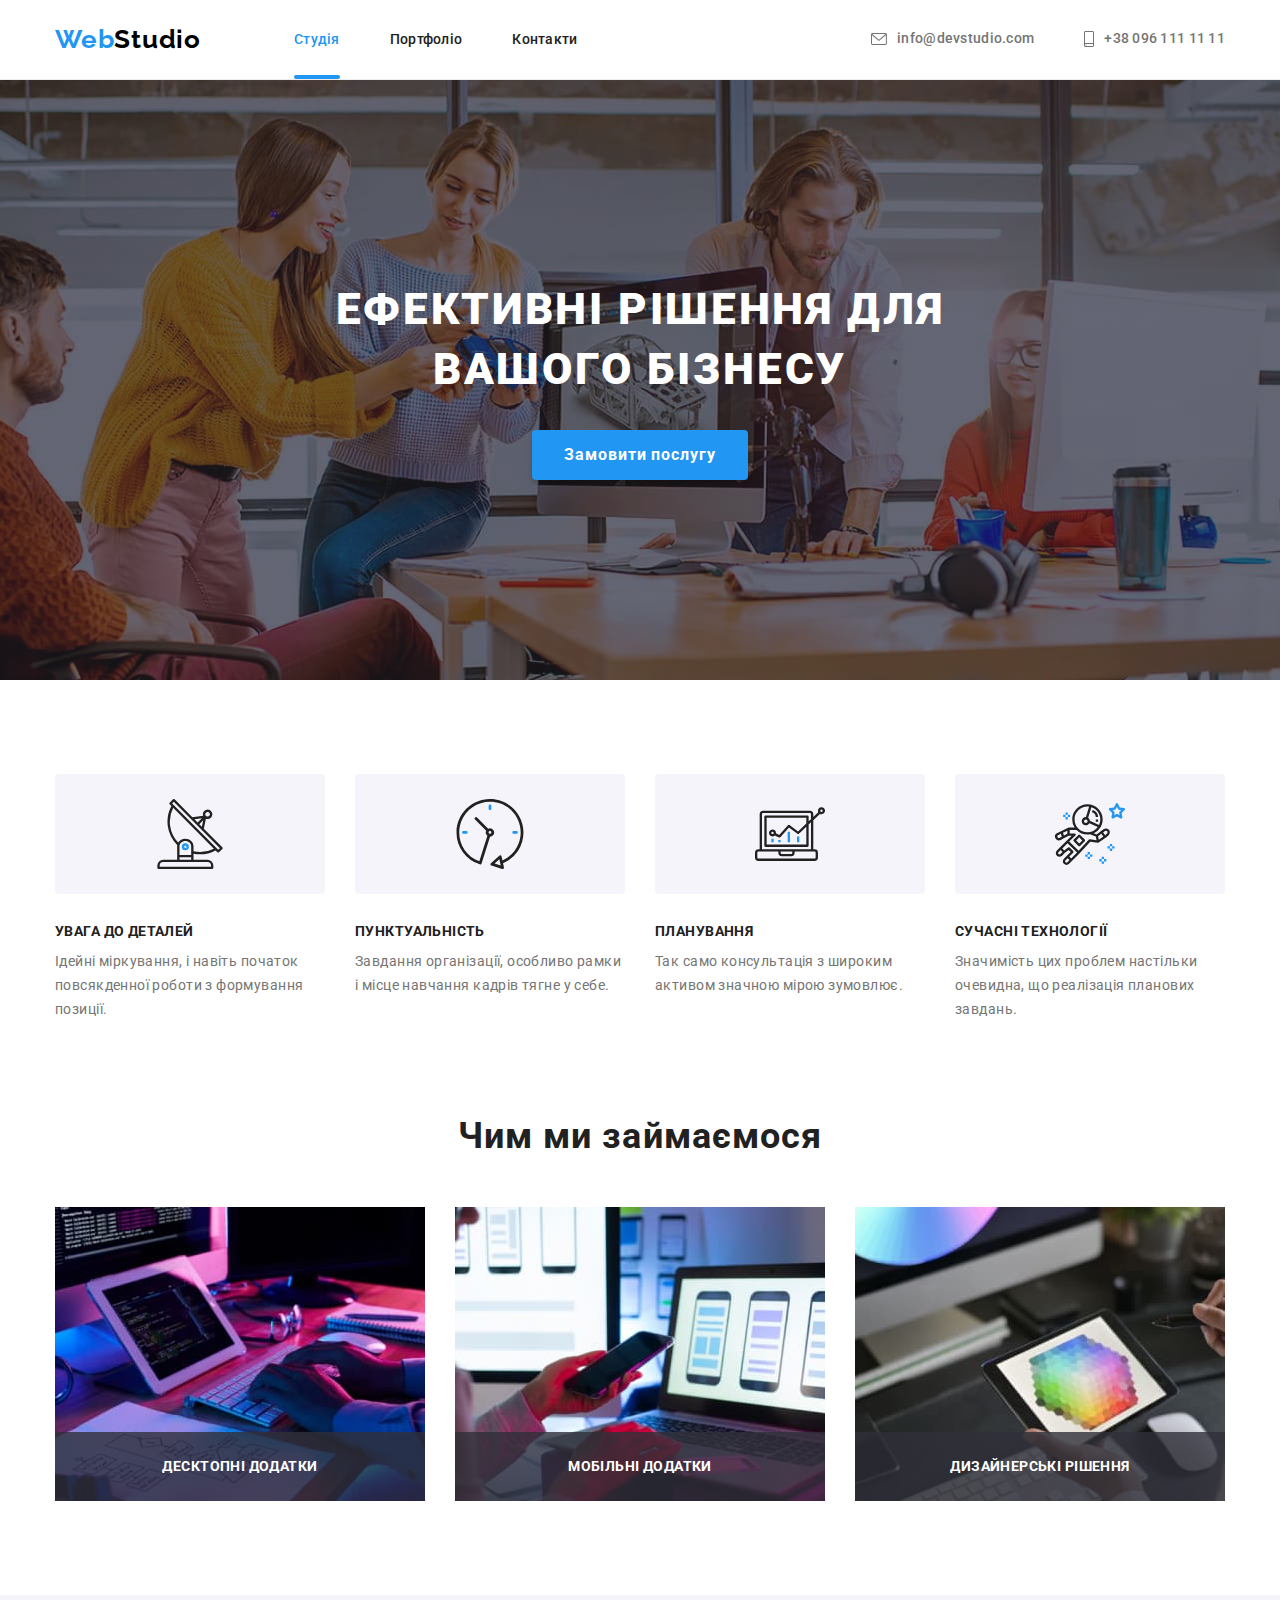
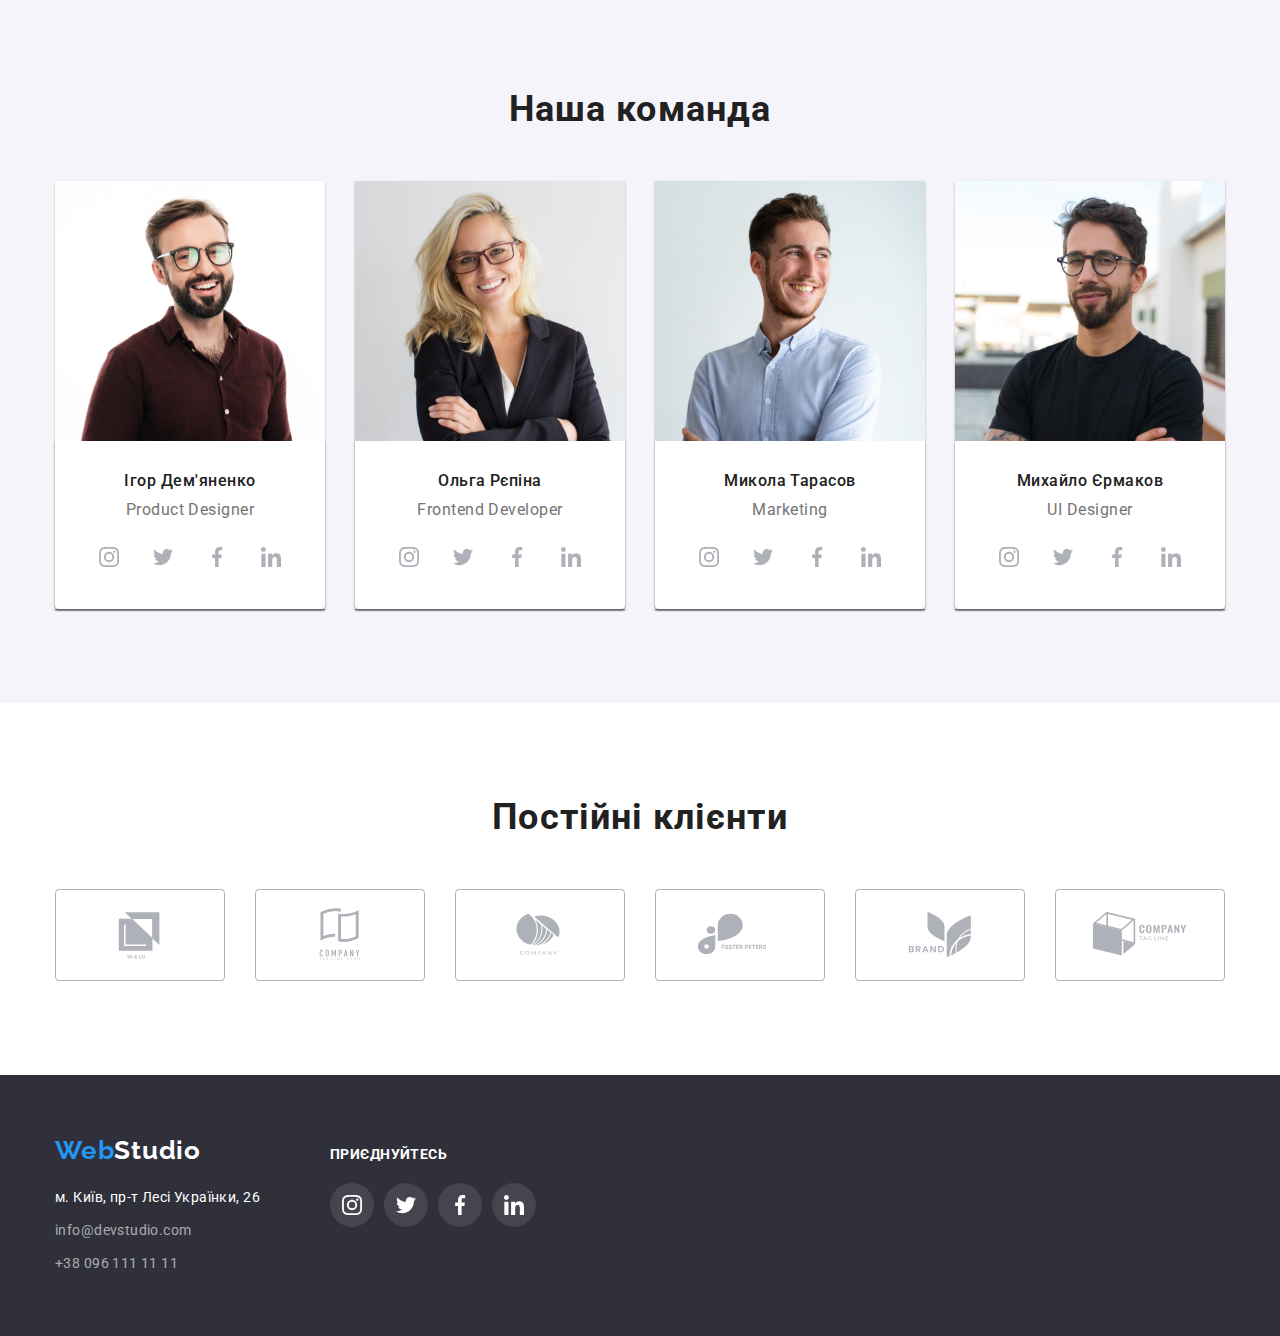
<file: index.html>
<!DOCTYPE html>
<html lang="en">
  <head>
    <meta charset="UTF-8" />
    <meta http-equiv="X-UA-Compatible" content="IE=edge" />
    <meta name="viewport" content="width=device-width, initial-scale=1.0" />
    <title>Web studio</title>
    <link rel="preconnect" href="https://fonts.googleapis.com" />
    <link rel="preconnect" href="https://fonts.gstatic.com" crossorigin />
    <link
      href="https://fonts.googleapis.com/css2?family=Raleway:wght@700&family=Roboto:wght@400;500;700;900&display=swap"
      rel="stylesheet"
    />
    <link
      rel="stylesheet"
      href="https://cdnjs.cloudflare.com/ajax/libs/modern-normalize/1.1.0/modern-normalize.min.css"
    />
    <link rel="stylesheet" href="./css/styles.css" />
  </head>
  <body>
    <header class="header">
      <div class="header-container container">
        <a href="./index.html" class="header-logo"
          >Web<span class="logo-header">Studio</span></a
        >
        <nav class="nav-header">
          <ul class="nav-list">
            <li class="nav-list-item">
              <a href="./index.html" class="nav-list-link-special">Студія</a>
            </li>
            <li class="nav-list-item">
              <a href="./portfolio.html" class="nav-list-link">Портфоліо</a>
            </li>
            <li class="nav-list-item">
              <a href="#Контакти" class="nav-list-link">Контакти</a>
            </li>
          </ul>
        </nav>
        <ul class="nav-list">
          <li class="nav-list-item">
            <a href="mailto:info@devstudio.com" class="nav-list-contact">
              <svg class="header-icon" width="16" height="12">
                <use href="./images/icons.svg#icon-mail"></use>
              </svg>
              <span>info@devstudio.com</span>
            </a>
          </li>
          <li class="nav-list-item">
            <a href="tel:+380961111111" class="nav-list-contact">
              <svg class="header-icon" width="10" height="16">
                <use href="./images/icons.svg#icon-smartphone"></use>
              </svg>
              <span>+38 096 111 11 11</span>
            </a>
          </li>
        </ul>
      </div>
    </header>
    <main>
      <section class="hero section">
        <div class="container">
          <h1 class="hero-title">Ефективні рішення для <br />вашого бізнесу</h1>
          <button type="button" class="hero-btn" data-modal-open>
            Замовити послугу
          </button>
        </div>
      </section>
      <section class="skills section">
        <div class="skills-container container">
          <ul class="skills-list">
            <li class="skills-list-item">
              <div class="icon-skill">
                <svg class="skills-icon" width="70" height="70">
                  <use href="./images/icons.svg#icon-antenna"></use>
                </svg>
              </div>
              <h3 class="skills-list-title">УВАГА ДО ДЕТАЛЕЙ</h3>
              <p class="skills-list-text">
                Ідейні міркування, і навіть початок повсякденної роботи з
                формування позиції.
              </p>
            </li>
            <li class="skills-list-item">
              <div class="icon-skill">
                <svg class="skills-icon" width="70" height="70">
                  <use href="./images/icons.svg#icon-clock"></use>
                </svg>
              </div>
              <h3 class="skills-list-title">ПУНКТУАЛЬНІСТЬ</h3>
              <p class="skills-list-text">
                Завдання організації, особливо рамки і місце навчання кадрів
                тягне у себе.
              </p>
            </li>
            <li class="skills-list-item">
              <div class="icon-skill">
                <svg class="skills-icon" width="70" height="70">
                  <use href="./images/icons.svg#icon-diagram"></use>
                </svg>
              </div>
              <h3 class="skills-list-title">ПЛАНУВАННЯ</h3>
              <p class="skills-list-text">
                Так само консультація з широким активом значною мірою зумовлює.
              </p>
            </li>
            <li class="skills-list-item">
              <div class="icon-skill">
                <svg class="skills-icon" width="70" height="70">
                  <use href="./images/icons.svg#icon-astronaut"></use>
                </svg>
              </div>
              <h3 class="skills-list-title">СУЧАСНІ ТЕХНОЛОГІЇ</h3>
              <p class="skills-list-text">
                Значимість цих проблем настільки очевидна, що реалізація
                планових завдань.
              </p>
            </li>
          </ul>
        </div>
      </section>
      <section class="work section">
        <div class="container">
          <h2 class="work-title">Чим ми займаємося</h2>
          <ul class="work-list">
            <li class="work-list-item">
              <img
                src="./images/img1.jpg"
                alt="Зображення1"
                width="370"
                height="294"
              />
              <div class="work-overlay">
                <p class="work-overlay-text">Десктопні додатки</p>
              </div>
            </li>
            <li class="work-list-item">
              <img
                src="./images/img2.jpg"
                alt="Зображення2"
                width="370"
                height="294"
              />
              <div class="work-overlay">
                <p class="work-overlay-text">Мобільні додатки</p>
              </div>
            </li>
            <li class="work-list-item">
              <img
                src="./images/img3.jpg"
                alt="Зображення3"
                width="370"
                height="294"
              />
              <div class="work-overlay">
                <p class="work-overlay-text">Дизайнерські рішення</p>
              </div>
            </li>
          </ul>
        </div>
      </section>
      <section class="team section">
        <div class="team-container container">
          <h2 class="team-title">Наша команда</h2>
          <ul class="team-list">
            <li class="team-list-item">
              <img
                src="./images/member1.jpg"
                alt="ІгорДем'яненко"
                width="270"
                height="260"
              />
              <div class="img-team">
                <h3 class="team-list-title">Ігор Дем'яненко</h3>
                <p class="team-list-text">Product Designer</p>
                <ul class="social-list">
                  <li class="socials-item">
                    <a
                      class="socials-link link"
                      href="https://instagram.com"
                      target="_blank"
                      rel="noopener noreferrer"
                      aria-label="Instagram"
                    >
                      <svg class="team-icon" width="20" height="20">
                        <use href="./images/icons.svg#icon-instagram"></use>
                      </svg>
                    </a>
                  </li>
                  <li class="socials-item">
                    <a
                      class="socials-link link"
                      href="https://twitter.com"
                      target="_blank"
                      rel="noopener noreferrer"
                      aria-label="Twitter"
                    >
                      <svg class="team-icon" width="20" height="20">
                        <use href="./images/icons.svg#icon-twitter"></use>
                      </svg>
                    </a>
                  </li>
                  <li class="socials-item">
                    <a
                      class="socials-link link"
                      href="https://facebook.com"
                      target="_blank"
                      rel="noopener noreferrer"
                      aria-label="Facebook"
                    >
                      <svg class="team-icon" width="20" height="20">
                        <use href="./images/icons.svg#icon-facebook"></use>
                      </svg>
                    </a>
                  </li>
                  <li class="socials-item">
                    <a
                      class="socials-link link"
                      href="https://linkedin.com"
                      target="_blank"
                      rel="noopener noreferrer"
                      aria-label="Linkedin"
                    >
                      <svg class="team-icon" width="20" height="20">
                        <use href="./images/icons.svg#icon-linkedin"></use>
                      </svg>
                    </a>
                  </li>
                </ul>
              </div>
            </li>
            <li class="team-list-item">
              <img
                src="./images/member2.jpg"
                alt="ОльгаРєпіна"
                width="270"
                height="260"
              />
              <div class="img-team">
                <h3 class="team-list-title">Ольга Рєпіна</h3>
                <p class="team-list-text">Frontend Developer</p>
                <ul class="social-list">
                  <li class="socials-item">
                    <a
                      class="socials-link link"
                      href="https://instagram.com"
                      target="_blank"
                      rel="noopener noreferrer"
                      aria-label="Instagram"
                    >
                      <svg class="team-icon" width="20" height="20">
                        <use href="./images/icons.svg#icon-instagram"></use>
                      </svg>
                    </a>
                  </li>
                  <li class="socials-item">
                    <a
                      class="socials-link link"
                      href="https://twitter.com"
                      target="_blank"
                      rel="noopener noreferrer"
                      aria-label="Twitter"
                    >
                      <svg class="team-icon" width="20" height="20">
                        <use href="./images/icons.svg#icon-twitter"></use>
                      </svg>
                    </a>
                  </li>
                  <li class="socials-item">
                    <a
                      class="socials-link link"
                      href="https://facebook.com"
                      target="_blank"
                      rel="noopener noreferrer"
                      aria-label="Facebook"
                    >
                      <svg class="team-icon" width="20" height="20">
                        <use href="./images/icons.svg#icon-facebook"></use>
                      </svg>
                    </a>
                  </li>
                  <li class="socials-item">
                    <a
                      class="socials-link link"
                      href="https://linkedin.com"
                      target="_blank"
                      rel="noopener noreferrer"
                      aria-label="Linkedin"
                    >
                      <svg class="team-icon" width="20" height="20">
                        <use href="./images/icons.svg#icon-linkedin"></use>
                      </svg>
                    </a>
                  </li>
                </ul>
              </div>
            </li>
            <li class="team-list-item">
              <img
                src="./images/member3.jpg"
                alt="МиколаТарасов"
                width="270"
                height="260"
              />
              <div class="img-team">
                <h3 class="team-list-title">Микола Тарасов</h3>
                <p class="team-list-text">Marketing</p>
                <ul class="social-list">
                  <li class="socials-item">
                    <a
                      class="socials-link link"
                      href="https://instagram.com"
                      target="_blank"
                      rel="noopener noreferrer"
                      aria-label="Instagram"
                    >
                      <svg class="team-icon" width="20" height="20">
                        <use href="./images/icons.svg#icon-instagram"></use>
                      </svg>
                    </a>
                  </li>
                  <li class="socials-item">
                    <a
                      class="socials-link link"
                      href="https://twitter.com"
                      target="_blank"
                      rel="noopener noreferrer"
                      aria-label="Twitter"
                    >
                      <svg class="team-icon" width="20" height="20">
                        <use href="./images/icons.svg#icon-twitter"></use>
                      </svg>
                    </a>
                  </li>
                  <li class="socials-item">
                    <a
                      class="socials-link link"
                      href="https://facebook.com"
                      target="_blank"
                      rel="noopener noreferrer"
                      aria-label="Facebook"
                    >
                      <svg class="team-icon" width="20" height="20">
                        <use href="./images/icons.svg#icon-facebook"></use>
                      </svg>
                    </a>
                  </li>
                  <li class="socials-item">
                    <a
                      class="socials-link link"
                      href="https://linkedin.com"
                      target="_blank"
                      rel="noopener noreferrer"
                      aria-label="Linkedin"
                    >
                      <svg class="team-icon" width="20" height="20">
                        <use href="./images/icons.svg#icon-linkedin"></use>
                      </svg>
                    </a>
                  </li>
                </ul>
              </div>
            </li>
            <li class="team-list-item">
              <img
                src="./images/member4.jpg"
                alt="МихайлоЄрмаков"
                width="270"
                height="260"
              />
              <div class="img-team">
                <h3 class="team-list-title">Михайло Єрмаков</h3>
                <p class="team-list-text">UI Designer</p>
                <ul class="social-list">
                  <li class="socials-item">
                    <a
                      class="socials-link link"
                      href="https://instagram.com"
                      target="_blank"
                      rel="noopener noreferrer"
                      aria-label="Instagram"
                    >
                      <svg class="team-icon" width="20" height="20">
                        <use href="./images/icons.svg#icon-instagram"></use>
                      </svg>
                    </a>
                  </li>
                  <li class="socials-item">
                    <a
                      class="socials-link link"
                      href="https://twitter.com"
                      target="_blank"
                      rel="noopener noreferrer"
                      aria-label="Twitter"
                    >
                      <svg class="team-icon" width="20" height="20">
                        <use href="./images/icons.svg#icon-twitter"></use>
                      </svg>
                    </a>
                  </li>
                  <li class="socials-item">
                    <a
                      class="socials-link link"
                      href="https://facebook.com"
                      target="_blank"
                      rel="noopener noreferrer"
                      aria-label="Facebook"
                    >
                      <svg class="team-icon" width="20" height="20">
                        <use href="./images/icons.svg#icon-facebook"></use>
                      </svg>
                    </a>
                  </li>
                  <li class="socials-item">
                    <a
                      class="socials-link link"
                      href="https://linkedin.com"
                      target="_blank"
                      rel="noopener noreferrer"
                      aria-label="Linkedin"
                    >
                      <svg class="team-icon" width="20" height="20">
                        <use href="./images/icons.svg#icon-linkedin"></use>
                      </svg>
                    </a>
                  </li>
                </ul>
              </div>
            </li>
          </ul>
        </div>
      </section>
      <section class="customers section">
        <div class="container">
          <h2 class="customers-title">Постійні клієнти</h2>
          <ul class="customers-list">
            <li class="customers-item">
              <div class="icon-customer">
                <a
                  class="customers-link link"
                  href=""
                  target="_blank"
                  rel="noopener noreferrer"
                  aria-label="Customer1"
                >
                  <svg class="customers-icon" width="106" height="60">
                    <use href="./images/icons.svg#icon-cust1"></use>
                  </svg>
                </a>
              </div>
            </li>
            <li class="customers-item">
              <div class="icon-customer">
                <a
                  class="customers-link link"
                  href=""
                  target="_blank"
                  rel="noopener noreferrer"
                  aria-label="Customer2"
                >
                  <svg class="customers-icon" width="106" height="60">
                    <use href="./images/icons.svg#icon-cust2"></use>
                  </svg>
                </a>
              </div>
            </li>
            <li class="customers-item">
              <div class="icon-customer">
                <a
                  class="customers-link link"
                  href=""
                  target="_blank"
                  rel="noopener noreferrer"
                  aria-label="Customer3"
                >
                  <svg class="customers-icon" width="106" height="60">
                    <use href="./images/icons.svg#icon-cust3"></use>
                  </svg>
                </a>
              </div>
            </li>
            <li class="customers-item">
              <div class="icon-customer">
                <a
                  class="customers-link link"
                  href=""
                  target="_blank"
                  rel="noopener noreferrer"
                  aria-label="Customer4"
                >
                  <svg class="customers-icon" width="106" height="60">
                    <use href="./images/icons.svg#icon-cust4"></use>
                  </svg>
                </a>
              </div>
            </li>
            <li class="customers-item">
              <div class="icon-customer">
                <a
                  class="customers-link link"
                  href=""
                  target="_blank"
                  rel="noopener noreferrer"
                  aria-label="Customer5"
                >
                  <svg class="customers-icon" width="106" height="60">
                    <use href="./images/icons.svg#icon-cust5"></use>
                  </svg>
                </a>
              </div>
            </li>
            <li class="customers-item">
              <div class="icon-customer">
                <a
                  class="customers-link link"
                  href=""
                  target="_blank"
                  rel="noopener noreferrer"
                  aria-label="Customer6"
                >
                  <svg class="customers-icon" width="106" height="60">
                    <use href="./images/icons.svg#icon-cust6"></use>
                  </svg>
                </a>
              </div>
            </li>
          </ul>
        </div>
      </section>
    </main>
    <footer class="footer">
      <div class="footer-container container">
        <div class="footer-flex">
          <div class="footer-contacts">
            <a href="./index.html" class="footer-logo"
              >Web<span class="logo-footer">Studio</span></a
            >
            <address class="address">
              <ul class="address-list">
                <li class="address-list-item">
                  <a
                    href="https://goo.gl/maps/sLR3uAvJM7mpiyb58"
                    target="_blank"
                    rel="noopener noreferrer nofollow"
                    class="address-list-street"
                  >
                    м. Київ, пр-т Лесі Українки, 26
                  </a>
                </li>
                <li class="address-list-item">
                  <a
                    href="mailto:info@devstudio.com"
                    class="address-list-contact"
                    >info@devstudio.com</a
                  >
                </li>
                <li class="address-list-item">
                  <a href="tel:+380961111111" class="address-list-contact"
                    >+38 096 111 11 11</a
                  >
                </li>
              </ul>
            </address>
          </div>
          <div class="join">
            <h3 class="join-title">приєднуйтесь</h3>
            <ul class="join-list">
              <li class="join-item">
                <a
                  class="join-link link"
                  href="https://instagram.com"
                  target="_blank"
                  rel="noopener noreferrer"
                  aria-label="Instagram"
                >
                  <svg class="footer-icon" width="20" height="20">
                    <use href="./images/icons.svg#icon-instagram"></use>
                  </svg>
                </a>
              </li>
              <li class="join-item">
                <a
                  class="join-link link"
                  href="https://twitter.com"
                  target="_blank"
                  rel="noopener noreferrer"
                  aria-label="Twitter"
                >
                  <svg class="footer-icon" width="20" height="20">
                    <use href="./images/icons.svg#icon-twitter"></use>
                  </svg>
                </a>
              </li>
              <li class="join-item">
                <a
                  class="join-link link"
                  href="https://facebook.com"
                  target="_blank"
                  rel="noopener noreferrer"
                  aria-label="Facebook"
                >
                  <svg class="footer-icon" width="20" height="20">
                    <use href="./images/icons.svg#icon-facebook"></use>
                  </svg>
                </a>
              </li>
              <li class="join-item">
                <a
                  class="join-link link"
                  href="https://linkedin.com"
                  target="_blank"
                  rel="noopener noreferrer"
                  aria-label="Linkedin"
                >
                  <svg class="footer-icon" width="20" height="20">
                    <use href="./images/icons.svg#icon-linkedin"></use>
                  </svg>
                </a>
              </li>
            </ul>
          </div>
        </div>
      </div>
    </footer>
    <div class="backdrop is is-hidden" data-modal>
      <div class="modal">
        <button class="modal-btn" data-modal-close>
          <svg class="modal-icon" width="18" height="18">
            <use href="./images/icons.svg#icon-close-modal"></use>
          </svg>
        </button>
      </div>
    </div>
    <script src="./js/modal.js"></script>
  </body>
</html>
</file>
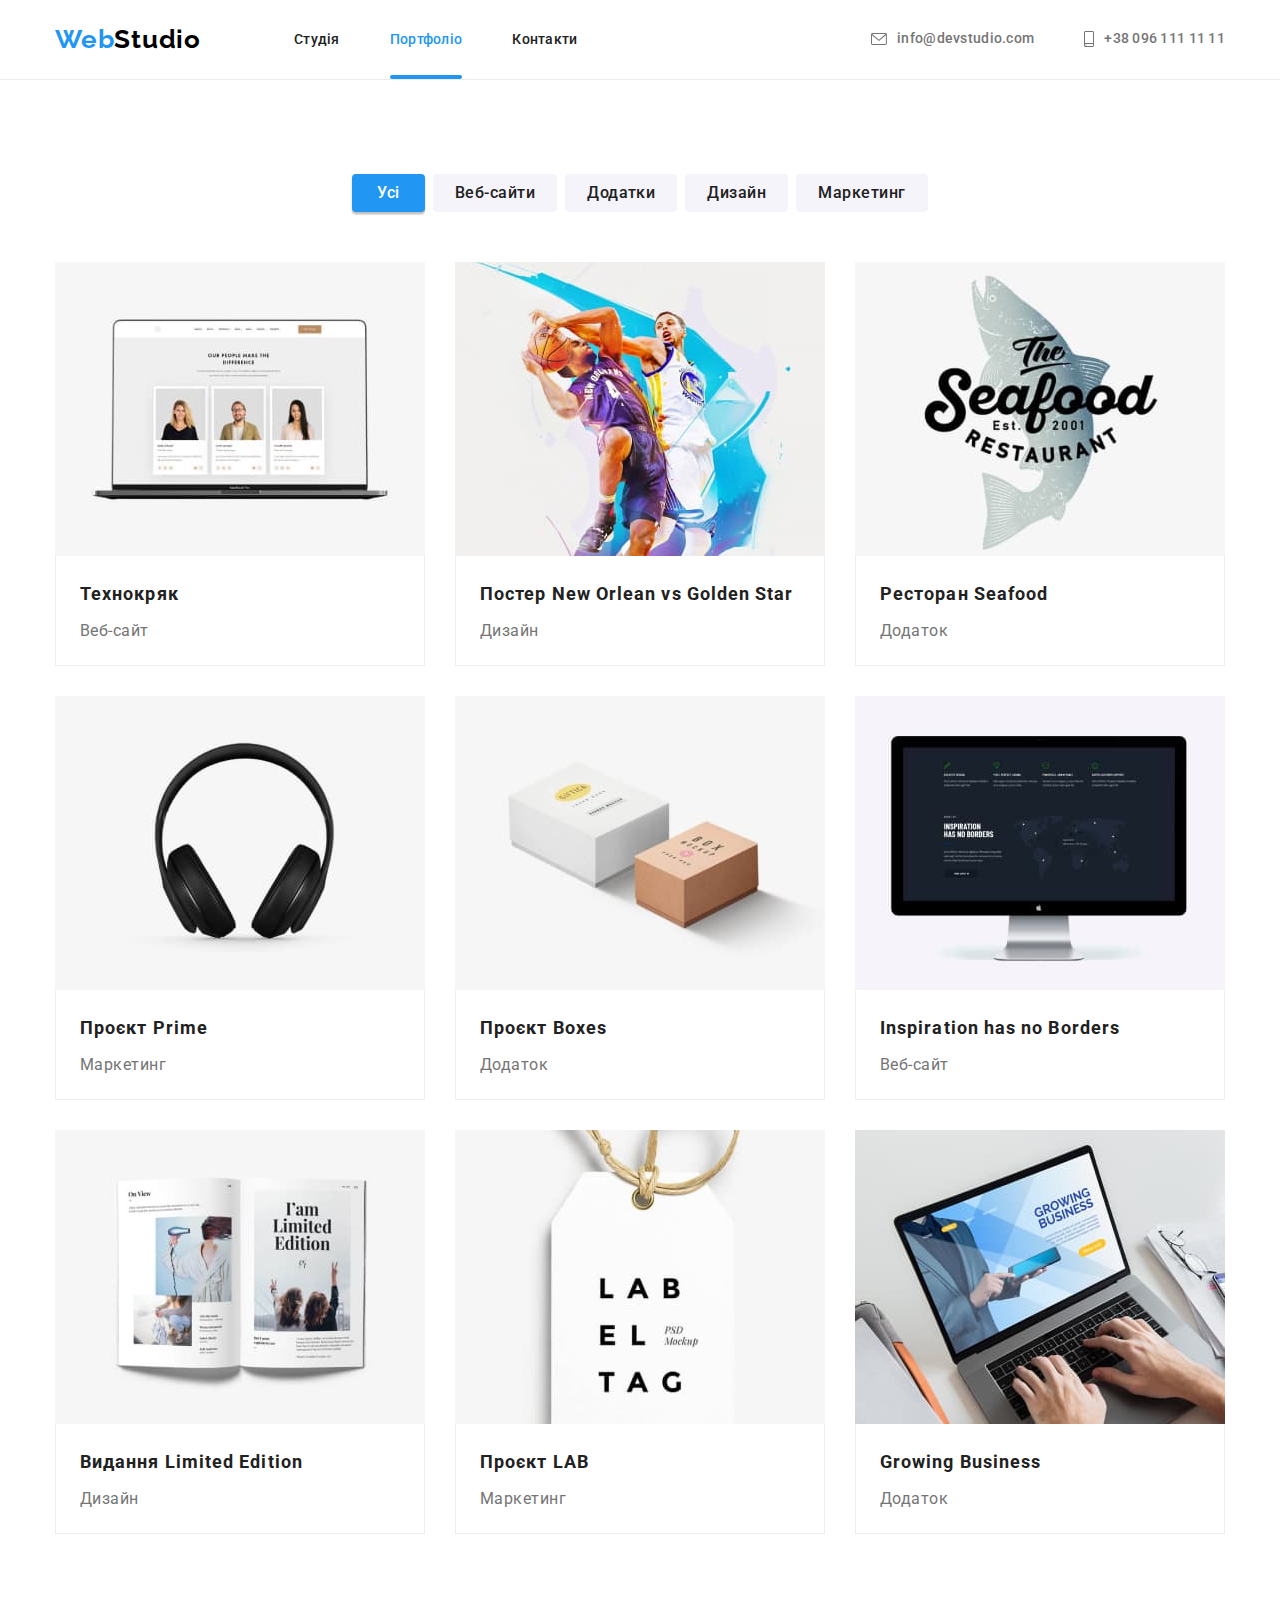
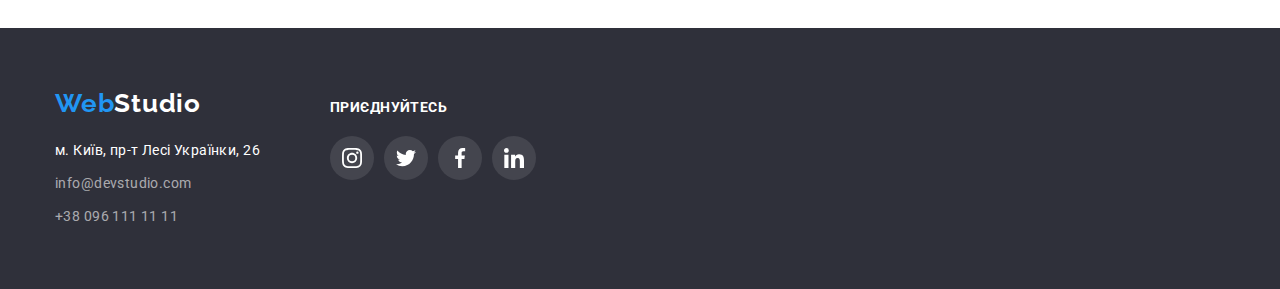
<file: portfolio.html>
<!DOCTYPE html>
<html lang="en">
  <head>
    <meta charset="UTF-8" />
    <meta http-equiv="X-UA-Compatible" content="IE=edge" />
    <meta name="viewport" content="width=device-width, initial-scale=1.0" />
    <title>Portfolio</title>
    <link rel="preconnect" href="https://fonts.googleapis.com" />
    <link rel="preconnect" href="https://fonts.gstatic.com" crossorigin />
    <link
      href="https://fonts.googleapis.com/css2?family=Raleway:wght@700&family=Roboto:wght@400;500;700;900&display=swap"
      rel="stylesheet"
    />
    <link
      rel="stylesheet"
      href="https://cdnjs.cloudflare.com/ajax/libs/modern-normalize/1.1.0/modern-normalize.min.css"
    />
    <link rel="stylesheet" href="./css/styles.css" />
  </head>
  <body>
    <header class="header">
      <div class="header-container container">
        <a href="./index.html" class="header-logo"
          >Web<span class="logo-header">Studio</span></a
        >
        <nav class="nav-header">
          <ul class="nav-list">
            <li class="nav-list-item">
              <a href="./index.html" class="nav-list-link">Студія</a>
            </li>
            <li class="nav-list-item">
              <a href="./portfolio.html" class="nav-list-link-special"
                >Портфоліо</a
              >
            </li>
            <li class="nav-list-item">
              <a href="#Контакти" class="nav-list-link">Контакти</a>
            </li>
          </ul>
        </nav>
        <ul class="nav-list">
          <li class="nav-list-item">
            <a href="mailto:info@devstudio.com" class="nav-list-contact">
              <svg class="header-icon" width="16" height="12">
                <use href="./images/icons.svg#icon-mail"></use>
              </svg>
              <span>info@devstudio.com</span>
            </a>
          </li>
          <li class="nav-list-item">
            <a href="tel:+380961111111" class="nav-list-contact">
              <svg class="header-icon" width="10" height="16">
                <use href="./images/icons.svg#icon-smartphone"></use>
              </svg>
              <span>+38 096 111 11 11</span>
            </a>
          </li>
        </ul>
      </div>
    </header>
    <main>
      <section class="filter section">
        <div class="container">
          <h1></h1>
          <ul class="filter-list">
            <li class="filter-list-item">
              <button type="button" class="filter-btn-special">Усі</button>
            </li>
            <li class="filter-list-item">
              <button type="button" class="filter-btn">Веб-сайти</button>
            </li>
            <li class="filter-list-item">
              <button type="button" class="filter-btn">Додатки</button>
            </li>
            <li class="filter-list-item">
              <button type="button" class="filter-btn">Дизайн</button>
            </li>
            <li class="filter-list-item">
              <button type="button" class="filter-btn">Маркетинг</button>
            </li>
          </ul>
          <ul class="filter-works">
            <li class="filter-works-item">
              <div class="works-portfolio">
                <img
                  src="./images/technokryak.jpg"
                  alt="Технокряк"
                  width="370"
                  height="294"
                />
                <div class="overlay-filter-works">
                  <p class="overlay-filter-works-text">
                    Ресурс пропонує комплексні пропозиції з різним рівнем
                    функціоналу та сервісів. Все це дозволить відвідувачу
                    отримати вичерпні відомості про компанію чи приватну особу.
                  </p>
                </div>
              </div>
              <div class="img-filter-works">
                <h2 class="filter-works-title">Технокряк</h2>
                <p class="filter-works-text">Веб-сайт</p>
              </div>
            </li>
            <li class="filter-works-item">
              <div class="works-portfolio">
                <img
                  src="./images/poster.jpg"
                  alt="Постер"
                  width="370"
                  height="294"
                />
                <div class="overlay-filter-works">
                  <p class="overlay-filter-works-text">
                    Ресурс пропонує комплексні пропозиції з різним рівнем
                    функціоналу та сервісів. Все це дозволить відвідувачу
                    отримати вичерпні відомості про компанію чи приватну особу.
                  </p>
                </div>
              </div>
              <div class="img-filter-works">
                <h2 class="filter-works-title">
                  Постер New Orlean vs Golden Star
                </h2>
                <p class="filter-works-text">Дизайн</p>
              </div>
            </li>
            <li class="filter-works-item">
              <div class="works-portfolio">
                <img
                  src="./images/restaurant-seafood.jpg"
                  alt="Ресторан"
                  width="370"
                  height="294"
                />
                <div class="overlay-filter-works">
                  <p class="overlay-filter-works-text">
                    Ресурс пропонує комплексні пропозиції з різним рівнем
                    функціоналу та сервісів. Все це дозволить відвідувачу
                    отримати вичерпні відомості про компанію чи приватну особу.
                  </p>
                </div>
              </div>
              <div class="img-filter-works">
                <h2 class="filter-works-title">Ресторан Seafood</h2>
                <p class="filter-works-text">Додаток</p>
              </div>
            </li>
            <li class="filter-works-item">
              <div class="works-portfolio">
                <img
                  src="./images/project-prime.jpg"
                  alt="ПроєктПрайм"
                  width="370"
                  height="294"
                />
                <div class="overlay-filter-works">
                  <p class="overlay-filter-works-text">
                    Ресурс пропонує комплексні пропозиції з різним рівнем
                    функціоналу та сервісів. Все це дозволить відвідувачу
                    отримати вичерпні відомості про компанію чи приватну особу.
                  </p>
                </div>
              </div>
              <div class="img-filter-works">
                <h2 class="filter-works-title">Проєкт Prime</h2>
                <p class="filter-works-text">Маркетинг</p>
              </div>
            </li>
            <li class="filter-works-item">
              <div class="works-portfolio">
                <img
                  src="./images/project-boxes.jpg"
                  alt="ПроєктКоробки"
                  width="370"
                  height="294"
                />
                <div class="overlay-filter-works">
                  <p class="overlay-filter-works-text">
                    Ресурс пропонує комплексні пропозиції з різним рівнем
                    функціоналу та сервісів. Все це дозволить відвідувачу
                    отримати вичерпні відомості про компанію чи приватну особу.
                  </p>
                </div>
              </div>
              <div class="img-filter-works">
                <h2 class="filter-works-title">Проєкт Boxes</h2>
                <p class="filter-works-text">Додаток</p>
              </div>
            </li>
            <li class="filter-works-item">
              <div class="works-portfolio">
                <img
                  src="./images/inspiration.jpg"
                  alt="Натхненнябезграниць"
                  width="370"
                  height="294"
                />
                <div class="overlay-filter-works">
                  <p class="overlay-filter-works-text">
                    Ресурс пропонує комплексні пропозиції з різним рівнем
                    функціоналу та сервісів. Все це дозволить відвідувачу
                    отримати вичерпні відомості про компанію чи приватну особу.
                  </p>
                </div>
              </div>
              <div class="img-filter-works">
                <h2 class="filter-works-title">Inspiration has no Borders</h2>
                <p class="filter-works-text">Веб-сайт</p>
              </div>
            </li>
            <li class="filter-works-item">
              <div class="works-portfolio">
                <img
                  src="./images/limited-edition.jpg"
                  alt="Видання"
                  width="370"
                  height="294"
                />
                <div class="overlay-filter-works">
                  <p class="overlay-filter-works-text">
                    Ресурс пропонує комплексні пропозиції з різним рівнем
                    функціоналу та сервісів. Все це дозволить відвідувачу
                    отримати вичерпні відомості про компанію чи приватну особу.
                  </p>
                </div>
              </div>
              <div class="img-filter-works">
                <h2 class="filter-works-title">Видання Limited Edition</h2>
                <p class="filter-works-text">Дизайн</p>
              </div>
            </li>
            <li class="filter-works-item">
              <div class="works-portfolio">
                <img
                  src="./images/project-lab.jpg"
                  alt="ПроєктЛаб"
                  width="370"
                  height="294"
                />
                <div class="overlay-filter-works">
                  <p class="overlay-filter-works-text">
                    Ресурс пропонує комплексні пропозиції з різним рівнем
                    функціоналу та сервісів. Все це дозволить відвідувачу
                    отримати вичерпні відомості про компанію чи приватну особу.
                  </p>
                </div>
              </div>
              <div class="img-filter-works">
                <h2 class="filter-works-title">Проєкт LAB</h2>
                <p class="filter-works-text">Маркетинг</p>
              </div>
            </li>
            <li class="filter-works-item">
              <div class="works-portfolio">
                <img
                  src="./images/growing-bussines.jpg"
                  alt="Бізнес"
                  width="370"
                  height="294"
                />
                <div class="overlay-filter-works">
                  <p class="overlay-filter-works-text">
                    Ресурс пропонує комплексні пропозиції з різним рівнем
                    функціоналу та сервісів. Все це дозволить відвідувачу
                    отримати вичерпні відомості про компанію чи приватну особу.
                  </p>
                </div>
              </div>
              <div class="img-filter-works">
                <h2 class="filter-works-title">Growing Business</h2>
                <p class="filter-works-text">Додаток</p>
              </div>
            </li>
          </ul>
        </div>
      </section>
    </main>
    <footer class="footer">
      <div class="footer-container container">
        <div class="footer-flex">
          <div class="footer-contacts">
            <a href="./index.html" class="footer-logo"
              >Web<span class="logo-footer">Studio</span></a
            >
            <address class="address">
              <ul class="address-list">
                <li class="address-list-item">
                  <a
                    href="https://goo.gl/maps/sLR3uAvJM7mpiyb58"
                    target="_blank"
                    rel="noopener noreferrer nofollow"
                    class="address-list-street"
                  >
                    м. Київ, пр-т Лесі Українки, 26
                  </a>
                </li>
                <li class="address-list-item">
                  <a
                    href="mailto:info@devstudio.com"
                    class="address-list-contact"
                    >info@devstudio.com</a
                  >
                </li>
                <li class="address-list-item">
                  <a href="tel:+380961111111" class="address-list-contact"
                    >+38 096 111 11 11</a
                  >
                </li>
              </ul>
            </address>
          </div>
          <div class="join">
            <h3 class="join-title">приєднуйтесь</h3>
            <ul class="join-list">
              <li class="join-item">
                <a
                  class="join-link link"
                  href="https://instagram.com"
                  target="_blank"
                  rel="noopener noreferrer"
                  aria-label="Instagram"
                >
                  <svg class="footer-icon" width="20" height="20">
                    <use href="./images/icons.svg#icon-instagram"></use>
                  </svg>
                </a>
              </li>
              <li class="join-item">
                <a
                  class="join-link link"
                  href="https://twitter.com"
                  target="_blank"
                  rel="noopener noreferrer"
                  aria-label="Twitter"
                >
                  <svg class="footer-icon" width="20" height="20">
                    <use href="./images/icons.svg#icon-twitter"></use>
                  </svg>
                </a>
              </li>
              <li class="join-item">
                <a
                  class="join-link link"
                  href="https://facebook.com"
                  target="_blank"
                  rel="noopener noreferrer"
                  aria-label="Facebook"
                >
                  <svg class="footer-icon" width="20" height="20">
                    <use href="./images/icons.svg#icon-facebook"></use>
                  </svg>
                </a>
              </li>
              <li class="join-item">
                <a
                  class="join-link link"
                  href="https://linkedin.com"
                  target="_blank"
                  rel="noopener noreferrer"
                  aria-label="Linkedin"
                >
                  <svg class="footer-icon" width="20" height="20">
                    <use href="./images/icons.svg#icon-linkedin"></use>
                  </svg>
                </a>
              </li>
            </ul>
          </div>
        </div>
      </div>
    </footer>
  </body>
</html>
</file>
<file: css/styles.css>
:root {
  --primary-title-color: #212121;
  --primary-text-color: #757575;
  --anim-fast: 250ms cubic-bezier(0.4, 0, 0.2, 1);
  --anim-slow: 550ms linear;
  --modal-idx: 100;

}
body {
  font-family: Roboto, sans-serif;
  background-color: var(--primary-white-color);
  color: var(--primary-title-color);
  margin: 0;
}
h1,
h2,
h3,
p {
  margin: 0;
}
.list {
  list-style: none;
  margin: 0;
  padding: 0;
}
img {
  display: block;
  max-width: 100%;
  height: auto;
}
/* Studio */
/* Header */

.container {
  width: 1200px;
  padding-left: 15px;
  padding-right: 15px;
  margin-left: auto;
  margin-right: auto;
  /* outline: 1px solid tomato; */
}
.header {
  border-bottom: 1px solid #ececec;
  padding-top: 24px;
  padding-bottom: 24px;
}
.header-container {
  display: flex;
  flex-direction: row;
  align-items: center;
  justify-content: space-between;
}
.header-logo,
.footer-logo {
  font-family: "Raleway";
  font-style: normal;
  font-weight: 700;
  font-size: 26px;
  line-height: 1.19;
  letter-spacing: 0.03em;
  color: #2196f3;
  text-decoration: none;
}
.logo-header {
  color: black;
}
.nav-header {
  margin-right: auto;
  margin-left: 93px;
}
.nav-list {
  display: flex;
  gap: 50px;
  padding-left: 0;
  margin-top: 0;
  margin-bottom: 0;
}
.nav-list-item {
  list-style-type: none;
}
.nav-list-link {
  font-weight: 500;
  font-size: 14px;
  line-height: 1.14;
  letter-spacing: 0.02em;
  color: var(--primary-title-color);
  text-decoration: none;
  transition: var(--anim-fast);
}
.nav-list-link:hover,
.nav-list-link:focus {
  color: #2196f3;
}
.nav-list-link-special {
  color: #2196f3;
  font-weight: 500;
  font-size: 14px;
  line-height: 1.14;
  letter-spacing: 0.02em;
  text-decoration: none;
  position: relative;
  transition: var(--anim-fast);
}
.nav-list-link-special::after {
  content: "";
  position: absolute;
  bottom: -32px;
  left: 0px;
  display: block;
  width: 100%;
  height: 4px;
  background-color: #2196f3;
  border-radius: 2px;
}
.nav-list-contact {
  display: flex;
  align-content: center;
  align-items: center;
  gap: 10px;
  font-weight: 500;
  font-size: 14px;
  line-height: 1.14;
  letter-spacing: 0.02em;
  color: var(--primary-text-color);
  text-decoration: none;
  transition: var(--anim-fast);
}
.header-icon {
  fill: currentColor;
}
.nav-list-contact:hover,
.nav-list-contact:focus,
.header-icon:hover,
.header-icon:focus {
  color: #2196f3;
}
/* Main */
.section {
  padding-top: 94px;
  padding-bottom: 94px;
}
/* Section Hero */
.hero {
  background-color: #2f303a;
  text-align: center;
  padding-top: 200px;
  padding-bottom: 200px;
  max-width: 1600px;
  height: 600px;
  margin-left: auto;
  margin-right: auto;
  background-image: linear-gradient(
      to right,
      rgba(47, 48, 58, 0.4),
      rgba(47, 48, 58, 0.4)
    ),
    url("../images/img-hero.jpg");
  background-position: center;
  background-repeat: no-repeat;
  background-size: cover;
}
.hero-title {
  font-weight: 900;
  font-size: 44px;
  line-height: 1.36;
  letter-spacing: 0.06em;
  text-align: center;
  text-transform: uppercase;
  color: #ffffff;
  margin-bottom: 30px;
}
.hero-btn {
  padding: 10px 32px;
  background: #2196f3;
  box-shadow: 0px 4px 4px rgba(0, 0, 0, 0.15);
  border-radius: 4px;
  border: 0;
  cursor: pointer;
  font-family: "Roboto";
  font-style: inherit;
  font-weight: 700;
  font-size: 16px;
  line-height: 1.87;
  letter-spacing: 0.06em;
  color: #ffffff;
  transition: var(--anim-fast);
}
.hero-btn:hover,
.hero-btn:focus {
  background-color: #188ce8;
}
/* Section skills */
.skills {
}
.skills-container {
  display: flex;
  flex-direction: row;
  align-items: center;
  justify-content: space-between;
}
.skills-list {
  display: flex;
  gap: 30px;
  padding-left: 0;
  padding-right: 0;
  margin: 0;
}
.skills-list-item {
  list-style-type: none;
  width: 270px;
}
.icon-skill {
  background-color: #f5f4fa;
  display: flex;
  justify-content: center;
  align-items: center;
  border-radius: 4px;
  height: 120px;
}
.skills-icon {
}
.skills-list-title {
  font-size: 14px;
  line-height: 1.14;
  letter-spacing: 0.03em;
  text-transform: uppercase;
  color: var(--primary-title-color);
  margin-top: 30px;
  margin-bottom: 10px;
}
.skills-list-text {
  font-size: 14px;
  line-height: 1.71;
  letter-spacing: 0.03em;
  color: var(--primary-text-color);
}
/* Section work */

.work {
  padding-top: 0;
}
.work-title,
.team-title,
.customers-title {
  font-size: 36px;
  line-height: 1.16;
  letter-spacing: 0.03em;
  color: var(--primary-title-color);
  text-align: center;
  margin-bottom: 50px;
}
.work-list {
  display: flex;
  justify-content: space-between;
  gap: 30px;
  padding-left: 0;
  padding-right: 0;
  margin: 0;
}
.work-list-item {
  list-style-type: none;
  position: relative;
}
.work-overlay {
  position: absolute;
  bottom: 0;
  width: 100%;
  padding-top: 27px;
  padding-bottom: 27px;
  background-color: rgba(47, 48, 58, 0.8);
}
.work-overlay-text {
  font-weight: 700;
  font-size: 14px;
  line-height: 1.14;
  text-align: center;
  letter-spacing: 0.03em;
  text-transform: uppercase;
  color: #ffffff;
}

/* Section team */
.team {
  background: #f5f4fa;
}
.img-team {
  box-shadow: 0px 1px 3px rgba(0, 0, 0, 0.12), 0px 1px 1px rgba(0, 0, 0, 0.14),
    0px 2px 1px rgba(0, 0, 0, 0.2);
  border-radius: 0px 0px 4px 4px;
  height: 168px;
  padding-top: 30px;
  padding-bottom: 30px;
}
.team-title {
  padding-top: 0;
}
.team-list {
  display: flex;
  justify-content: space-between;
  gap: 30px;
  padding-left: 0;
  padding-right: 0;
  margin: 0%;
}
.team-list-item {
  list-style-type: none;
  background-color: #ffffff;
  box-shadow: 0px 1px 3px rgba(0, 0, 0, 0.12), 0px 1px 1px rgba(0, 0, 0, 0.14),
    0px 2px 1px rgba(0, 0, 0, 0.2);
}
.team-list-title {
  font-weight: 500;
  font-size: 16px;
  line-height: 1.19;
  text-align: center;
  letter-spacing: 0.03em;
  color: var(--primary-title-color);
  margin-bottom: 10px;
}
.team-list-text {
  font-size: 16px;
  line-height: 1.19;
  text-align: center;
  letter-spacing: 0.03em;
  color: var(--primary-text-color);
  margin-bottom: 16px;
}
.social-list {
  display: flex;
  justify-content: center;
  align-items: center;
  padding-left: 0;
  padding-right: 0;
  gap: 10px;
}
.socials-item {
  list-style-type: none;
}
.socials-link {
  display: flex;
  justify-content: center;
  align-items: center;
  width: 44px;
  height: 44px;
  border-radius: 50%;
  background-color: #ffffff;
  color: #afb1b8;
  transition: var(--anim-fast);
}
.team-icon {
  fill: currentColor;
}
.socials-link:hover,
.socials-link:focus {
  color: #ffffff;
  background-color: #2196f3;
}

/* Section customers */
.customers {
}
.customers-list {
  display: flex;
  justify-content: space-between;
  align-items: center;
  gap: 30px;
  padding-left: 0;
  padding-right: 0;
  margin: 0;
}
.customers-item {
  list-style-type: none;
  width: 170px;
}
.customers-link {
  display: flex;
  justify-content: center;
  align-items: center;
  height: 92px;
  border: 1px solid #afb1b8;
  border-radius: 4px;
  transition: var(--anim-fast);
}
.customers-icon {
  fill: #afb1b8;
  transition: var(--anim-fast);
}
.customers-link:hover,
.customers-link:focus {
  fill: #2196f3;
  border: 1px solid #2196f3;
}
.customers-link:hover .customers-icon,
.customers-link:focus .customers-icon {
  fill: #2196f3;
}
/* Footer */
.footer {
  background-color: #2f303a;
  padding-top: 60px;
  padding-bottom: 60px;
}
.footer-container {
  display: flex;
  flex-direction: row;
  justify-content: flex-start;
  align-content: center;
}
.footer-flex {
  display: flex;
  justify-content: space-between;
  align-items: baseline;
}
.footer-contacts {
}
.logo-footer {
  color: #ffffff;
}
.address {
  margin-top: 20px;
}
.address-list {
  padding-left: 0;
  padding-right: 0;
  margin: 0px;
}
.address-list-item:not(:last-child) {
  margin-bottom: 9px;
}
.address-list-item {
  list-style-type: none;
  text-decoration: none;
}
.address-list-street {
  font-style: normal;
  font-size: 14px;
  line-height: 1.71;
  letter-spacing: 0.03em;
  color: #ffffff;
  text-decoration: none;
}
.address-list-contact {
  font-style: normal;
  font-size: 14px;
  line-height: 1.71;
  letter-spacing: 0.03em;
  color: rgba(255, 255, 255, 0.6);
  text-decoration: none;
}
.join {
  margin-left: 70px;
}
.join-title {
  font-size: 14px;
  line-height: 1.14;
  letter-spacing: 0.03em;
  text-transform: uppercase;
  color: #ffffff;
  margin-bottom: 20px;
}
.join-list {
  display: flex;
  gap: 10px;
  padding-left: 0;
  padding-right: 0;
  margin: 0;
}
.join-item {
  list-style-type: none;
}
.join-link {
  display: flex;
  justify-content: center;
  align-items: center;
  width: 44px;
  height: 44px;
  border-radius: 50%;
  background-color: rgba(255, 255, 255, 0.1);
  fill: #ffffff;
  transition: var(--anim-fast);
}
.join-link:hover,
.join-link:focus {
  color: #ffffff;
  background-color: #2196f3;
}
/* Modal window */
.backdrop {
  position: fixed;
  top: 0;
  left: 0;
  z-index: var(--modal-idx);
  width: 100%;
  height: 100%;
  background-color: rgba(0, 0, 0, 0.2);
  transition: opacity var(--anim-slow), visibility var(--anim-slow);
}
.backdrop.is-hidden {
  opacity: 0;
  visibility: hidden;
  pointer-events: none;
}
.modal {
  position: absolute;
  top: 50%;
  left: 50%;
  transform: translateX(-50%) translateY(-50%);
  width: 528px;
  min-height: 581px;
  background-color: #ffffff;
  box-shadow: 0px 1px 3px rgba(0, 0, 0, 0.12), 0px 1px 1px rgba(0, 0, 0, 0.14), 0px 2px 1px rgba(0, 0, 0, 0.2);
  border-radius: 4px;
  transition: transform var(--anim-slow), opacity var(--anim-slow);
}
.backdrop.is-hidden .modal {
  opacity: 1;
  transform: translateX(-50%) translateY(-50%);
}
.modal-btn {
  position: absolute;
  top: 8px;
  right: 8px;
  padding: 0;
  display: inline-flex;
  align-items: center;
  justify-content: center;
  cursor: pointer;
  width: 30px;
  height: 30px;
  background-color: #fff;
  border-radius: 50%;
  border: 1px solid rgba(0, 0, 0, 0.1);
}
.modal-icon {
  fill: #000;
}
/* Portfolio */
.filter {
}
.filter-list {
  background-color: #ffffff;
  display: flex;
  justify-content: center;
  gap: 8px;
  padding-left: 0;
  padding-right: 0;
  margin-top: 0;
  margin-bottom: 50px;
}
.filter-list-item {
  list-style-type: none;
}
.filter-btn-special {
  font-family: "Roboto";
  font-style: inherit;
  font-weight: 500;
  font-size: 16px;
  line-height: 1.62;
  text-align: center;
  letter-spacing: 0.03em;
  color: #ffffff;
  background-color: #2196f3;
  border-style: none;
  cursor: pointer;
  box-shadow: 0px 3px 1px rgba(0, 0, 0, 0.1), 0px 1px 2px rgba(0, 0, 0, 0.08),
    0px 2px 2px rgba(0, 0, 0, 0.12);
  border-radius: 4px;
  padding: 6px 25px;
}
.filter-btn {
  font-family: "Roboto";
  font-style: inherit;
  font-weight: 500;
  font-size: 16px;
  line-height: 1.62;
  text-align: center;
  letter-spacing: 0.03em;
  color: var(--primary-title-color);
  background-color: #f5f4fa;
  border-style: none;
  cursor: pointer;
  border-radius: 4px;
  padding: 6px 22px;
  transition: var(--anim-fast);
}
.filter-btn:hover,
.filter-btn:focus {
  color: #ffffff;
  background-color: #2196f3;
  box-shadow: 0px 3px 1px rgba(0, 0, 0, 0.1), 0px 1px 2px rgba(0, 0, 0, 0.08),
    0px 2px 2px rgba(0, 0, 0, 0.12);
}
.filter-works {
  display: flex;
  flex-wrap: wrap;
  padding-left: 0;
  padding-right: 0;
  margin: 0;
  margin-left: -30px;
  margin-top: -30px;
}
.img-filter-works {
  border-left: 1px solid #eeeeee;
  border-right: 1px solid #eeeeee;
  border-bottom: 1px solid #eeeeee;
  width: 100%;
  height: 110px;
  padding-top: 20px;
  padding-left: 24px;
  padding-bottom: 20px;
}
.filter-works-item {
  margin: 0;
  list-style-type: none;
  /* outline: 1px solid teal; */
  flex-basis: calc(100% / 3 - 30px);
  margin-left: 30px;
  margin-top: 30px;
}
.filter-works-item:hover,
.filter-works-item:focus {
  box-shadow: 0px 1px 1px rgba(0, 0, 0, 0.12), 0px 4px 4px rgba(0, 0, 0, 0.06),
    1px 4px 6px rgba(0, 0, 0, 0.16);
}
.filter-works-item:hover .overlay-filter-works {
  transform: translateY(0);
}
.works-portfolio {
  position: relative;
  overflow: hidden;
}
.overlay-filter-works {
  position: absolute;
  top: 0;
  left: 0;
  width: 100%;
  height: 100%;
  background: rgba(33, 150, 243, 0.9);
  display: flex;
  align-items: center;
  padding-left: 24px;
  padding-right: 24px;
  transform: translateY(100%);
  transition: transform var(--anim-fast);
}
.overlay-filter-works-text {
  font-weight: 400;
  font-size: 18px;
  line-height: 1.56;
  letter-spacing: 0.03em;
  color: #ffffff;
}
.filter-works-title {
  font-size: 18px;
  line-height: 2;
  letter-spacing: 0.06em;
  color: var(--primary-title-color);
}
.filter-works-text {
  font-size: 16px;
  line-height: 1.87;
  letter-spacing: 0.03em;
  color: var(--primary-text-color);
  margin-top: 4px;
}
</file>
